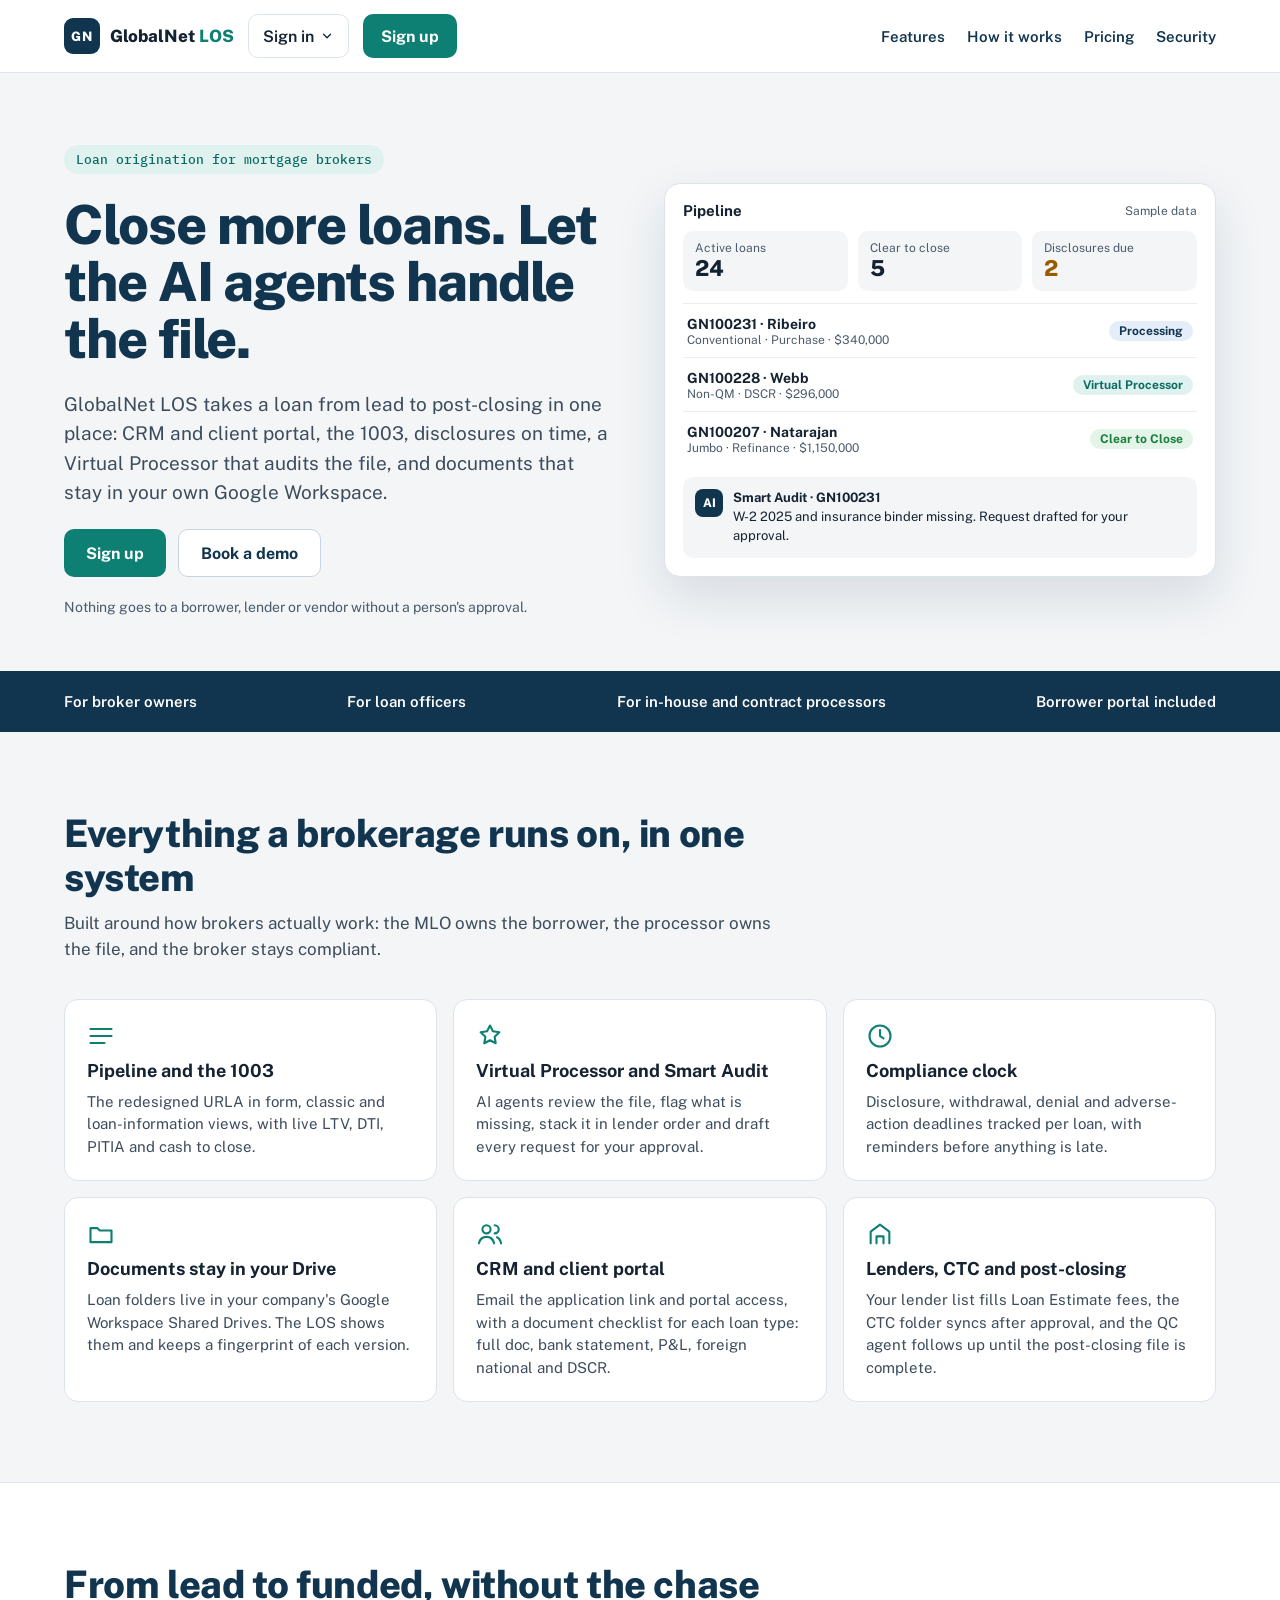
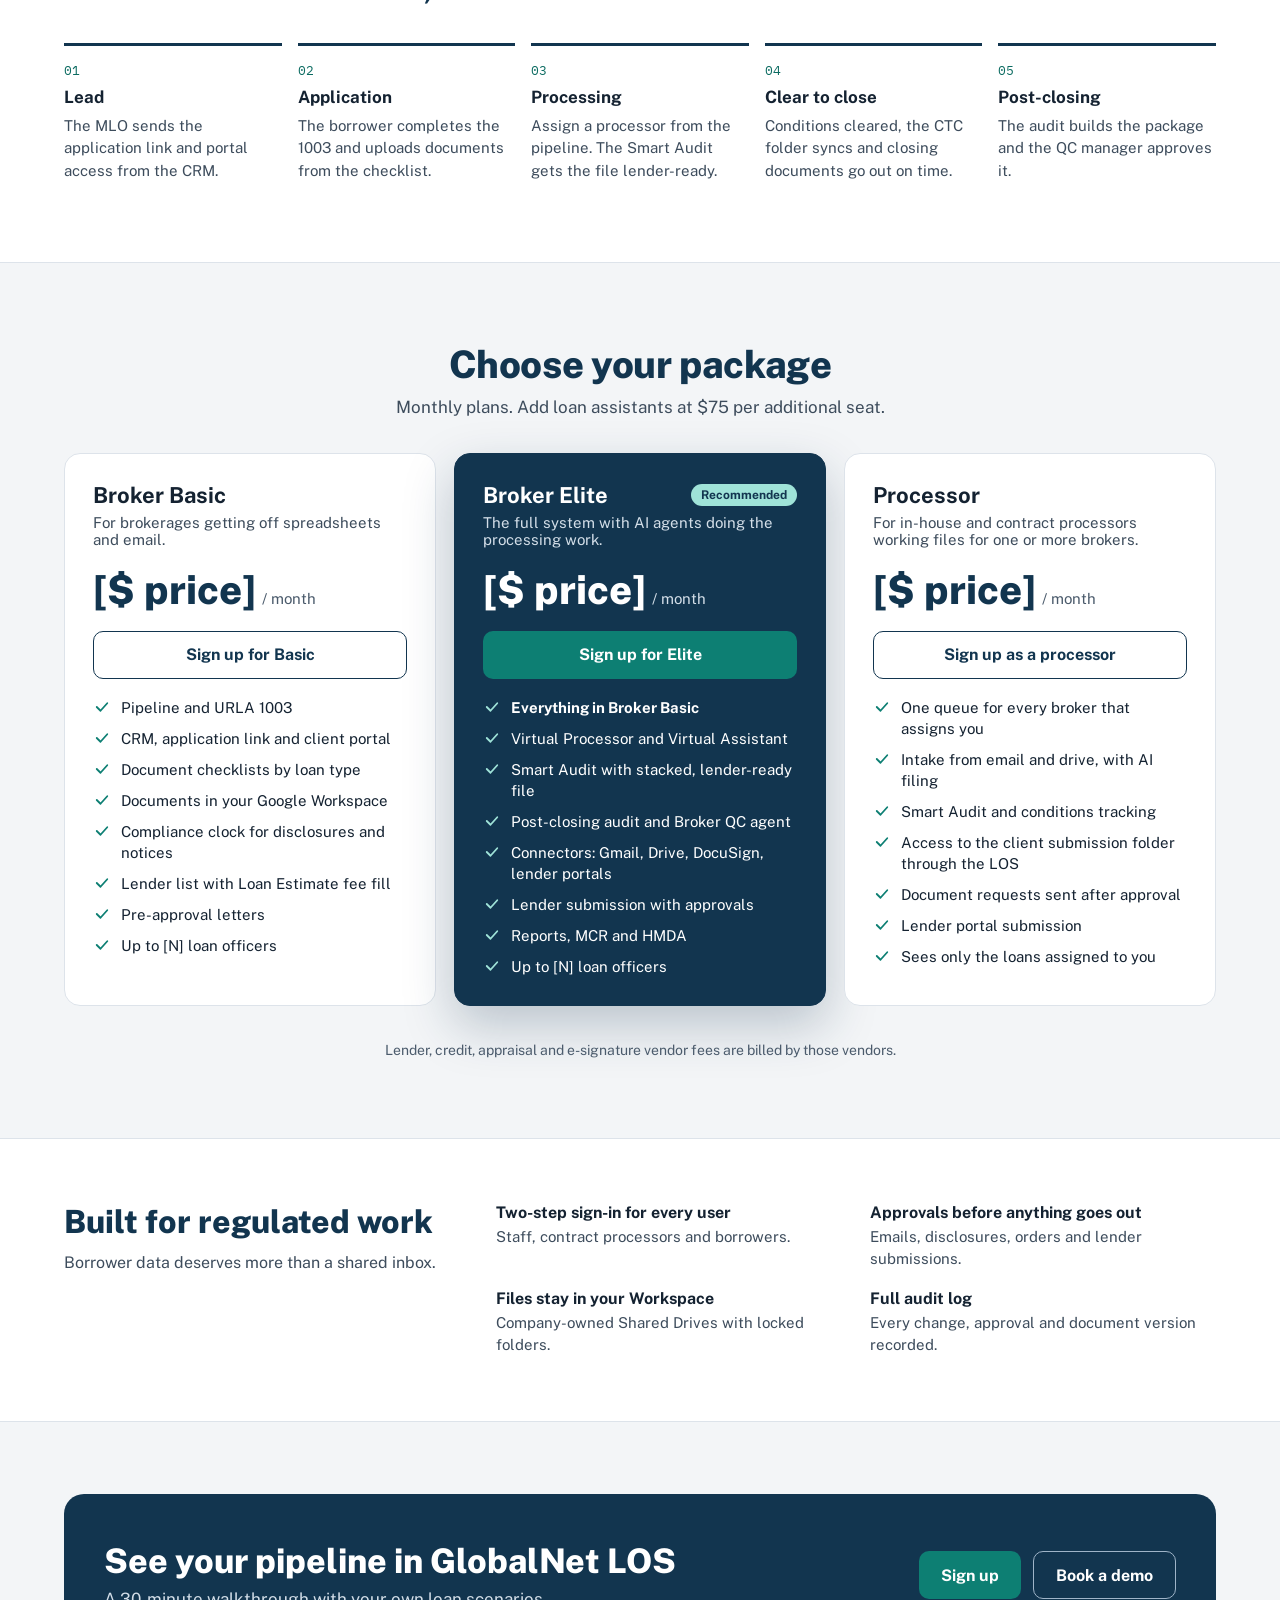
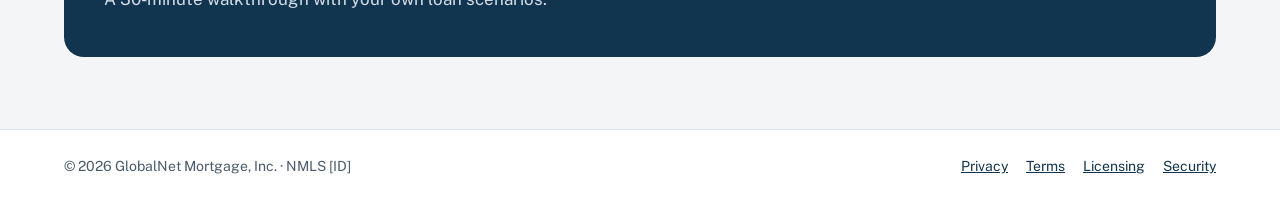
<file: index.html>
<!doctype html>
<html lang="en" data-app-url="" data-preview-url="preview.html">
<!-- data-app-url: the platform address, e.g. https://app.globalnetmortgage.com — when set, "Sign in" opens its /login?as=… page.
     Empty: the menu opens the clickable MVP preview instead. -->
<head>
<meta charset="utf-8">
<meta name="viewport" content="width=device-width, initial-scale=1">
<title>GlobalNet LOS</title>
<link rel="preconnect" href="https://fonts.googleapis.com">
<link rel="stylesheet" href="https://fonts.googleapis.com/css2?family=Public+Sans:wght@400;500;600;700;800&amp;family=IBM+Plex+Mono:wght@400;500&amp;display=swap">
<style>
*{box-sizing:border-box}
[hidden]{display:none!important}
:root{--accent:#0d7f73}
html{scroll-behavior:smooth}
body{margin:0;background:#f3f5f7}
[role=menu] a:hover,[role=menu] a:focus-visible{background:#f3f5f7;outline:none}
a:focus-visible,button:focus-visible{outline:2px solid #0d7f73;outline-offset:2px}
section[id]{scroll-margin-top:84px}
@media (max-width:640px){h1{font-size:38px!important}h2{font-size:28px!important}#signin-menu{position:fixed!important;left:16px!important;right:16px!important;top:72px!important;width:auto!important}}
@media (prefers-reduced-motion:reduce){html{scroll-behavior:auto}}
a{color:#12354f}a:hover{color:#0d7f73}
</style>
</head>
<body>
<div style="font-family: 'Public Sans', system-ui, sans-serif; color: #142231; background: #f3f5f7; min-height: 100vh">

<header style="position: sticky; top: 0; z-index: 20; background: rgba(255,255,255,0.96); border-bottom: 1px solid #dde3ea">
<div style="max-width: 1200px; margin: 0 auto; padding: 14px 24px; display: flex; align-items: center; justify-content: space-between; gap: 16px; flex-wrap: wrap">
<div style="display: flex; align-items: center; gap: 14px; flex-wrap: wrap">
<a href="#top" style="display: flex; align-items: center; gap: 10px; text-decoration: none; color: #142231">
<span style="width: 36px; height: 36px; border-radius: 9px; background: #12354f; color: #ffffff; display: grid; place-items: center; font-weight: 800; font-size: 13px; letter-spacing: 0.04em">GN</span>
<span style="font-weight: 800; font-size: 17px">GlobalNet <span style="color: #0d7f73">LOS</span></span>
</a>
<div style="position: relative">
<button type="button" id="signin-btn" aria-haspopup="menu" aria-expanded="false" aria-controls="signin-menu" style="display: flex; align-items: center; gap: 6px; min-height: 44px; padding: 0 14px; border: 1px solid #dde3ea; border-radius: 10px; background: #ffffff; color: #142231; font: inherit; font-weight: 600; cursor: pointer">Sign in<svg width="14" height="14" viewBox="0 0 24 24" fill="none" stroke="currentColor" stroke-width="2.2" stroke-linecap="round" stroke-linejoin="round" aria-hidden="true"><path d="M6 9l6 6 6-6"></path></svg></button>
<div id="signin-menu" hidden role="menu" style="position: absolute; left: 0; top: calc(100% + 8px); width: 280px; background: #ffffff; border: 1px solid #dde3ea; border-radius: 12px; box-shadow: 0 14px 36px rgba(18,53,79,0.18); padding: 6px; display: flex; flex-direction: column">
<a role="menuitem" href="#signin-broker" data-as="broker" style="display: flex; flex-direction: column; gap: 2px; padding: 10px 12px; border-radius: 8px; text-decoration: none; color: #142231"><b style="font-size: 14px">Broker admin</b><span style="font-size: 12px; color: #4b5b6c">Company settings, MLOs, lenders, QC</span></a>
<a role="menuitem" href="#signin-mlo" data-as="mlo" style="display: flex; flex-direction: column; gap: 2px; padding: 10px 12px; border-radius: 8px; text-decoration: none; color: #142231"><b style="font-size: 14px">Loan officer</b><span style="font-size: 12px; color: #4b5b6c">Pipeline, CRM, applications</span></a>
<a role="menuitem" href="#signin-processor" data-as="processor" style="display: flex; flex-direction: column; gap: 2px; padding: 10px 12px; border-radius: 8px; text-decoration: none; color: #142231"><b style="font-size: 14px">Processor</b><span style="font-size: 12px; color: #4b5b6c">Processing queue and lender submission</span></a>
<div style="height: 1px; background: #dde3ea; margin: 4px 6px"></div>
<a role="menuitem" href="#signin-borrower" data-as="borrower" style="display: flex; flex-direction: column; gap: 2px; padding: 10px 12px; border-radius: 8px; text-decoration: none; color: #142231"><b style="font-size: 14px">Borrower portal</b><span style="font-size: 12px; color: #4b5b6c">Upload documents and follow your loan</span></a>
</div>
</div>
<a href="#pricing" style="display: inline-flex; align-items: center; min-height: 44px; padding: 0 18px; border-radius: 10px; background: var(--accent); color: #ffffff; font-weight: 700; text-decoration: none">Sign up</a>
</div>
<nav aria-label="Main" style="display: flex; gap: 22px; flex-wrap: wrap; font-weight: 600; font-size: 15px">
<a href="#features" style="text-decoration: none">Features</a>
<a href="#how" style="text-decoration: none">How it works</a>
<a href="#pricing" style="text-decoration: none">Pricing</a>
<a href="#security" style="text-decoration: none">Security</a>
</nav>
</div>
</header>

<section id="top" style="max-width: 1200px; margin: 0 auto; padding: 72px 24px 56px; display: flex; flex-wrap: wrap; gap: 48px; align-items: center">
<div style="flex: 1 1 460px; min-width: 0; display: flex; flex-direction: column; gap: 22px">
<span style="align-self: flex-start; font-family: 'IBM Plex Mono', monospace; font-size: 13px; font-weight: 500; color: #0b6b61; background: #dff2ef; padding: 6px 12px; border-radius: 999px">Loan origination for mortgage brokers</span>
<h1 style="margin: 0; font-size: 54px; line-height: 1.06; font-weight: 800; letter-spacing: -0.02em; color: #12354f">Close more loans. Let the AI agents handle the file.</h1>
<p style="margin: 0; font-size: 19px; line-height: 1.55; color: #3d4c5c">GlobalNet LOS takes a loan from lead to post-closing in one place: CRM and client portal, the 1003, disclosures on time, a Virtual Processor that audits the file, and documents that stay in your own Google Workspace.</p>
<div style="display: flex; gap: 12px; flex-wrap: wrap">
<a href="#pricing" style="display: inline-flex; align-items: center; min-height: 48px; padding: 0 22px; border-radius: 10px; background: var(--accent); color: #ffffff; font-weight: 700; font-size: 16px; text-decoration: none">Sign up</a>
<a href="#demo" style="display: inline-flex; align-items: center; min-height: 48px; padding: 0 22px; border-radius: 10px; background: #ffffff; border: 1px solid #c9d3dd; color: #12354f; font-weight: 700; font-size: 16px; text-decoration: none">Book a demo</a>
</div>
<p style="margin: 0; font-size: 14px; color: #4b5b6c">Nothing goes to a borrower, lender or vendor without a person's approval.</p>
</div>
<div style="flex: 1 1 460px; min-width: 0">
<div style="background: #ffffff; border: 1px solid #dde3ea; border-radius: 16px; box-shadow: 0 20px 50px rgba(18,53,79,0.12); padding: 18px; display: flex; flex-direction: column; gap: 12px">
<div style="display: flex; justify-content: space-between; align-items: center; gap: 10px; flex-wrap: wrap"><b style="font-size: 15px">Pipeline</b><span style="font-size: 12px; color: #4b5b6c">Sample data</span></div>
<div style="display: grid; grid-template-columns: repeat(3, minmax(0, 1fr)); gap: 10px">
<div style="background: #f3f5f7; border-radius: 10px; padding: 10px 12px"><div style="font-size: 12px; color: #4b5b6c">Active loans</div><div style="font-size: 22px; font-weight: 800">24</div></div>
<div style="background: #f3f5f7; border-radius: 10px; padding: 10px 12px"><div style="font-size: 12px; color: #4b5b6c">Clear to close</div><div style="font-size: 22px; font-weight: 800">5</div></div>
<div style="background: #f3f5f7; border-radius: 10px; padding: 10px 12px"><div style="font-size: 12px; color: #4b5b6c">Disclosures due</div><div style="font-size: 22px; font-weight: 800; color: #9a5b00">2</div></div>
</div>
<div style="display: flex; flex-direction: column">
<div style="display: flex; justify-content: space-between; align-items: center; gap: 10px; padding: 10px 4px; border-top: 1px solid #e8edf2"><div><b style="font-size: 14px">GN100231 · Ribeiro</b><div style="font-size: 12px; color: #4b5b6c">Conventional · Purchase · $340,000</div></div><span style="font-size: 12px; font-weight: 700; color: #12354f; background: #e5eef8; padding: 3px 10px; border-radius: 999px">Processing</span></div>
<div style="display: flex; justify-content: space-between; align-items: center; gap: 10px; padding: 10px 4px; border-top: 1px solid #e8edf2"><div><b style="font-size: 14px">GN100228 · Webb</b><div style="font-size: 12px; color: #4b5b6c">Non-QM · DSCR · $296,000</div></div><span style="font-size: 12px; font-weight: 700; color: #0b6b61; background: #dff2ef; padding: 3px 10px; border-radius: 999px">Virtual Processor</span></div>
<div style="display: flex; justify-content: space-between; align-items: center; gap: 10px; padding: 10px 4px; border-top: 1px solid #e8edf2"><div><b style="font-size: 14px">GN100207 · Natarajan</b><div style="font-size: 12px; color: #4b5b6c">Jumbo · Refinance · $1,150,000</div></div><span style="font-size: 12px; font-weight: 700; color: #17803d; background: #e4f4e9; padding: 3px 10px; border-radius: 999px">Clear to Close</span></div>
</div>
<div style="display: flex; gap: 10px; align-items: flex-start; background: #f3f5f7; border-radius: 10px; padding: 12px">
<span style="flex: none; width: 28px; height: 28px; border-radius: 8px; background: #12354f; color: #ffffff; display: grid; place-items: center; font-size: 12px; font-weight: 800">AI</span>
<div style="font-size: 13px; line-height: 1.45"><b>Smart Audit · GN100231</b><br>W-2 2025 and insurance binder missing. Request drafted for your approval.</div>
</div>
</div>
</div>
</section>

<section aria-label="Who it is for" style="background: #12354f; color: #ffffff">
<div style="max-width: 1200px; margin: 0 auto; padding: 22px 24px; display: flex; flex-wrap: wrap; justify-content: space-between; gap: 14px 32px; font-weight: 600; font-size: 15px">
<span>For broker owners</span><span>For loan officers</span><span>For in-house and contract processors</span><span>Borrower portal included</span>
</div>
</section>

<section id="features" style="max-width: 1200px; margin: 0 auto; padding: 80px 24px; display: flex; flex-direction: column; gap: 36px">
<div style="display: flex; flex-direction: column; gap: 10px; max-width: 720px">
<h2 style="margin: 0; font-size: 38px; line-height: 1.15; font-weight: 800; color: #12354f; letter-spacing: -0.01em">Everything a brokerage runs on, in one system</h2>
<p style="margin: 0; font-size: 17px; line-height: 1.55; color: #3d4c5c">Built around how brokers actually work: the MLO owns the borrower, the processor owns the file, and the broker stays compliant.</p>
</div>
<div style="display: grid; grid-template-columns: repeat(auto-fit, minmax(300px, 1fr)); gap: 16px">
<div style="background: #ffffff; border: 1px solid #dde3ea; border-radius: 14px; padding: 22px; display: flex; flex-direction: column; gap: 10px">
<svg width="28" height="28" viewBox="0 0 24 24" fill="none" stroke="#0d7f73" stroke-width="1.8" stroke-linecap="round" stroke-linejoin="round" aria-hidden="true"><path d="M3 6h18M3 12h18M3 18h12"></path></svg>
<h3 style="margin: 0; font-size: 18px">Pipeline and the 1003</h3>
<p style="margin: 0; font-size: 15px; line-height: 1.5; color: #3d4c5c">The redesigned URLA in form, classic and loan-information views, with live LTV, DTI, PITIA and cash to close.</p>
</div>
<div style="background: #ffffff; border: 1px solid #dde3ea; border-radius: 14px; padding: 22px; display: flex; flex-direction: column; gap: 10px">
<svg width="28" height="28" viewBox="0 0 24 24" fill="none" stroke="#0d7f73" stroke-width="1.8" stroke-linecap="round" stroke-linejoin="round" aria-hidden="true"><path d="M12 3l2.5 5 5.5.8-4 3.9.9 5.5L12 15.6 7.1 18.2l.9-5.5-4-3.9 5.5-.8z"></path></svg>
<h3 style="margin: 0; font-size: 18px">Virtual Processor and Smart Audit</h3>
<p style="margin: 0; font-size: 15px; line-height: 1.5; color: #3d4c5c">AI agents review the file, flag what is missing, stack it in lender order and draft every request for your approval.</p>
</div>
<div style="background: #ffffff; border: 1px solid #dde3ea; border-radius: 14px; padding: 22px; display: flex; flex-direction: column; gap: 10px">
<svg width="28" height="28" viewBox="0 0 24 24" fill="none" stroke="#0d7f73" stroke-width="1.8" stroke-linecap="round" stroke-linejoin="round" aria-hidden="true"><circle cx="12" cy="12" r="9"></circle><path d="M12 7v5l3 2"></path></svg>
<h3 style="margin: 0; font-size: 18px">Compliance clock</h3>
<p style="margin: 0; font-size: 15px; line-height: 1.5; color: #3d4c5c">Disclosure, withdrawal, denial and adverse-action deadlines tracked per loan, with reminders before anything is late.</p>
</div>
<div style="background: #ffffff; border: 1px solid #dde3ea; border-radius: 14px; padding: 22px; display: flex; flex-direction: column; gap: 10px">
<svg width="28" height="28" viewBox="0 0 24 24" fill="none" stroke="#0d7f73" stroke-width="1.8" stroke-linecap="round" stroke-linejoin="round" aria-hidden="true"><path d="M3 7h6l2 2h10v10H3z"></path></svg>
<h3 style="margin: 0; font-size: 18px">Documents stay in your Drive</h3>
<p style="margin: 0; font-size: 15px; line-height: 1.5; color: #3d4c5c">Loan folders live in your company's Google Workspace Shared Drives. The LOS shows them and keeps a fingerprint of each version.</p>
</div>
<div style="background: #ffffff; border: 1px solid #dde3ea; border-radius: 14px; padding: 22px; display: flex; flex-direction: column; gap: 10px">
<svg width="28" height="28" viewBox="0 0 24 24" fill="none" stroke="#0d7f73" stroke-width="1.8" stroke-linecap="round" stroke-linejoin="round" aria-hidden="true"><circle cx="9" cy="8" r="3.5"></circle><path d="M2.5 20c.8-3.5 3.4-5.5 6.5-5.5s5.7 2 6.5 5.5M16 4.5a3.5 3.5 0 010 7M18 14.8c1.8.8 3 2.6 3.5 5.2"></path></svg>
<h3 style="margin: 0; font-size: 18px">CRM and client portal</h3>
<p style="margin: 0; font-size: 15px; line-height: 1.5; color: #3d4c5c">Email the application link and portal access, with a document checklist for each loan type: full doc, bank statement, P&amp;L, foreign national and DSCR.</p>
</div>
<div style="background: #ffffff; border: 1px solid #dde3ea; border-radius: 14px; padding: 22px; display: flex; flex-direction: column; gap: 10px">
<svg width="28" height="28" viewBox="0 0 24 24" fill="none" stroke="#0d7f73" stroke-width="1.8" stroke-linecap="round" stroke-linejoin="round" aria-hidden="true"><path d="M4 20V10l8-6 8 6v10M9 20v-6h6v6"></path></svg>
<h3 style="margin: 0; font-size: 18px">Lenders, CTC and post-closing</h3>
<p style="margin: 0; font-size: 15px; line-height: 1.5; color: #3d4c5c">Your lender list fills Loan Estimate fees, the CTC folder syncs after approval, and the QC agent follows up until the post-closing file is complete.</p>
</div>
</div>
</section>

<section id="how" style="background: #ffffff; border-top: 1px solid #dde3ea; border-bottom: 1px solid #dde3ea">
<div style="max-width: 1200px; margin: 0 auto; padding: 80px 24px; display: flex; flex-direction: column; gap: 36px">
<h2 style="margin: 0; font-size: 38px; line-height: 1.15; font-weight: 800; color: #12354f; letter-spacing: -0.01em">From lead to funded, without the chase</h2>
<ol style="margin: 0; padding: 0; list-style: none; display: grid; grid-template-columns: repeat(auto-fit, minmax(210px, 1fr)); gap: 16px">
<li style="display: flex; flex-direction: column; gap: 8px; border-top: 3px solid #12354f; padding-top: 16px"><span style="font-family: 'IBM Plex Mono', monospace; font-size: 13px; color: #0b6b61">01</span><b style="font-size: 17px">Lead</b><span style="font-size: 15px; line-height: 1.5; color: #3d4c5c">The MLO sends the application link and portal access from the CRM.</span></li>
<li style="display: flex; flex-direction: column; gap: 8px; border-top: 3px solid #12354f; padding-top: 16px"><span style="font-family: 'IBM Plex Mono', monospace; font-size: 13px; color: #0b6b61">02</span><b style="font-size: 17px">Application</b><span style="font-size: 15px; line-height: 1.5; color: #3d4c5c">The borrower completes the 1003 and uploads documents from the checklist.</span></li>
<li style="display: flex; flex-direction: column; gap: 8px; border-top: 3px solid #12354f; padding-top: 16px"><span style="font-family: 'IBM Plex Mono', monospace; font-size: 13px; color: #0b6b61">03</span><b style="font-size: 17px">Processing</b><span style="font-size: 15px; line-height: 1.5; color: #3d4c5c">Assign a processor from the pipeline. The Smart Audit gets the file lender-ready.</span></li>
<li style="display: flex; flex-direction: column; gap: 8px; border-top: 3px solid #12354f; padding-top: 16px"><span style="font-family: 'IBM Plex Mono', monospace; font-size: 13px; color: #0b6b61">04</span><b style="font-size: 17px">Clear to close</b><span style="font-size: 15px; line-height: 1.5; color: #3d4c5c">Conditions cleared, the CTC folder syncs and closing documents go out on time.</span></li>
<li style="display: flex; flex-direction: column; gap: 8px; border-top: 3px solid #12354f; padding-top: 16px"><span style="font-family: 'IBM Plex Mono', monospace; font-size: 13px; color: #0b6b61">05</span><b style="font-size: 17px">Post-closing</b><span style="font-size: 15px; line-height: 1.5; color: #3d4c5c">The audit builds the package and the QC manager approves it.</span></li>
</ol>
</div>
</section>

<section id="pricing" style="max-width: 1200px; margin: 0 auto; padding: 80px 24px; display: flex; flex-direction: column; gap: 36px">
<div style="display: flex; flex-direction: column; gap: 10px; align-items: center; text-align: center">
<h2 style="margin: 0; font-size: 38px; line-height: 1.15; font-weight: 800; color: #12354f; letter-spacing: -0.01em">Choose your package</h2>
<p style="margin: 0; font-size: 17px; color: #3d4c5c">Monthly plans. Add loan assistants at $75 per additional seat.</p>
</div>
<div style="display: grid; grid-template-columns: repeat(auto-fit, minmax(300px, 1fr)); gap: 18px; align-items: stretch">

<div style="background: #ffffff; border: 1px solid #dde3ea; border-radius: 16px; padding: 28px; display: flex; flex-direction: column; gap: 18px">
<div style="display: flex; flex-direction: column; gap: 6px"><h3 style="margin: 0; font-size: 22px">Broker Basic</h3><p style="margin: 0; font-size: 15px; color: #3d4c5c">For brokerages getting off spreadsheets and email.</p></div>
<div style="display: flex; align-items: baseline; gap: 6px"><span style="font-size: 40px; font-weight: 800; color: #12354f">[$ price]</span><span style="font-size: 15px; color: #4b5b6c">/ month</span></div>
<a href="#signup-basic" style="display: flex; justify-content: center; align-items: center; min-height: 48px; border-radius: 10px; border: 1px solid #12354f; color: #12354f; font-weight: 700; text-decoration: none">Sign up for Basic</a>
<ul style="margin: 0; padding: 0; list-style: none; display: flex; flex-direction: column; gap: 10px; font-size: 15px; line-height: 1.4">
<li style="display: flex; gap: 10px"><svg width="18" height="18" viewBox="0 0 24 24" fill="none" stroke="#0d7f73" stroke-width="2.4" stroke-linecap="round" stroke-linejoin="round" aria-hidden="true" style="flex: none; margin-top: 1px"><path d="M5 12l5 5 9-10"></path></svg>Pipeline and URLA 1003</li>
<li style="display: flex; gap: 10px"><svg width="18" height="18" viewBox="0 0 24 24" fill="none" stroke="#0d7f73" stroke-width="2.4" stroke-linecap="round" stroke-linejoin="round" aria-hidden="true" style="flex: none; margin-top: 1px"><path d="M5 12l5 5 9-10"></path></svg>CRM, application link and client portal</li>
<li style="display: flex; gap: 10px"><svg width="18" height="18" viewBox="0 0 24 24" fill="none" stroke="#0d7f73" stroke-width="2.4" stroke-linecap="round" stroke-linejoin="round" aria-hidden="true" style="flex: none; margin-top: 1px"><path d="M5 12l5 5 9-10"></path></svg>Document checklists by loan type</li>
<li style="display: flex; gap: 10px"><svg width="18" height="18" viewBox="0 0 24 24" fill="none" stroke="#0d7f73" stroke-width="2.4" stroke-linecap="round" stroke-linejoin="round" aria-hidden="true" style="flex: none; margin-top: 1px"><path d="M5 12l5 5 9-10"></path></svg>Documents in your Google Workspace</li>
<li style="display: flex; gap: 10px"><svg width="18" height="18" viewBox="0 0 24 24" fill="none" stroke="#0d7f73" stroke-width="2.4" stroke-linecap="round" stroke-linejoin="round" aria-hidden="true" style="flex: none; margin-top: 1px"><path d="M5 12l5 5 9-10"></path></svg>Compliance clock for disclosures and notices</li>
<li style="display: flex; gap: 10px"><svg width="18" height="18" viewBox="0 0 24 24" fill="none" stroke="#0d7f73" stroke-width="2.4" stroke-linecap="round" stroke-linejoin="round" aria-hidden="true" style="flex: none; margin-top: 1px"><path d="M5 12l5 5 9-10"></path></svg>Lender list with Loan Estimate fee fill</li>
<li style="display: flex; gap: 10px"><svg width="18" height="18" viewBox="0 0 24 24" fill="none" stroke="#0d7f73" stroke-width="2.4" stroke-linecap="round" stroke-linejoin="round" aria-hidden="true" style="flex: none; margin-top: 1px"><path d="M5 12l5 5 9-10"></path></svg>Pre-approval letters</li>
<li style="display: flex; gap: 10px"><svg width="18" height="18" viewBox="0 0 24 24" fill="none" stroke="#0d7f73" stroke-width="2.4" stroke-linecap="round" stroke-linejoin="round" aria-hidden="true" style="flex: none; margin-top: 1px"><path d="M5 12l5 5 9-10"></path></svg>Up to [N] loan officers</li>
</ul>
</div>

<div style="background: #12354f; color: #ffffff; border: 1px solid #12354f; border-radius: 16px; padding: 28px; display: flex; flex-direction: column; gap: 18px; box-shadow: 0 20px 50px rgba(18,53,79,0.25)">
<div style="display: flex; flex-direction: column; gap: 6px"><div style="display: flex; justify-content: space-between; align-items: center; gap: 10px; flex-wrap: wrap"><h3 style="margin: 0; font-size: 22px">Broker Elite</h3><span style="font-size: 12px; font-weight: 700; color: #12354f; background: #9fe3d8; padding: 4px 10px; border-radius: 999px">Recommended</span></div><p style="margin: 0; font-size: 15px; color: #d3dee8">The full system with AI agents doing the processing work.</p></div>
<div style="display: flex; align-items: baseline; gap: 6px"><span style="font-size: 40px; font-weight: 800">[$ price]</span><span style="font-size: 15px; color: #d3dee8">/ month</span></div>
<a href="#signup-elite" style="display: flex; justify-content: center; align-items: center; min-height: 48px; border-radius: 10px; background: var(--accent); color: #ffffff; font-weight: 700; text-decoration: none">Sign up for Elite</a>
<ul style="margin: 0; padding: 0; list-style: none; display: flex; flex-direction: column; gap: 10px; font-size: 15px; line-height: 1.4">
<li style="display: flex; gap: 10px; font-weight: 700"><svg width="18" height="18" viewBox="0 0 24 24" fill="none" stroke="#9fe3d8" stroke-width="2.4" stroke-linecap="round" stroke-linejoin="round" aria-hidden="true" style="flex: none; margin-top: 1px"><path d="M5 12l5 5 9-10"></path></svg>Everything in Broker Basic</li>
<li style="display: flex; gap: 10px"><svg width="18" height="18" viewBox="0 0 24 24" fill="none" stroke="#9fe3d8" stroke-width="2.4" stroke-linecap="round" stroke-linejoin="round" aria-hidden="true" style="flex: none; margin-top: 1px"><path d="M5 12l5 5 9-10"></path></svg>Virtual Processor and Virtual Assistant</li>
<li style="display: flex; gap: 10px"><svg width="18" height="18" viewBox="0 0 24 24" fill="none" stroke="#9fe3d8" stroke-width="2.4" stroke-linecap="round" stroke-linejoin="round" aria-hidden="true" style="flex: none; margin-top: 1px"><path d="M5 12l5 5 9-10"></path></svg>Smart Audit with stacked, lender-ready file</li>
<li style="display: flex; gap: 10px"><svg width="18" height="18" viewBox="0 0 24 24" fill="none" stroke="#9fe3d8" stroke-width="2.4" stroke-linecap="round" stroke-linejoin="round" aria-hidden="true" style="flex: none; margin-top: 1px"><path d="M5 12l5 5 9-10"></path></svg>Post-closing audit and Broker QC agent</li>
<li style="display: flex; gap: 10px"><svg width="18" height="18" viewBox="0 0 24 24" fill="none" stroke="#9fe3d8" stroke-width="2.4" stroke-linecap="round" stroke-linejoin="round" aria-hidden="true" style="flex: none; margin-top: 1px"><path d="M5 12l5 5 9-10"></path></svg>Connectors: Gmail, Drive, DocuSign, lender portals</li>
<li style="display: flex; gap: 10px"><svg width="18" height="18" viewBox="0 0 24 24" fill="none" stroke="#9fe3d8" stroke-width="2.4" stroke-linecap="round" stroke-linejoin="round" aria-hidden="true" style="flex: none; margin-top: 1px"><path d="M5 12l5 5 9-10"></path></svg>Lender submission with approvals</li>
<li style="display: flex; gap: 10px"><svg width="18" height="18" viewBox="0 0 24 24" fill="none" stroke="#9fe3d8" stroke-width="2.4" stroke-linecap="round" stroke-linejoin="round" aria-hidden="true" style="flex: none; margin-top: 1px"><path d="M5 12l5 5 9-10"></path></svg>Reports, MCR and HMDA</li>
<li style="display: flex; gap: 10px"><svg width="18" height="18" viewBox="0 0 24 24" fill="none" stroke="#9fe3d8" stroke-width="2.4" stroke-linecap="round" stroke-linejoin="round" aria-hidden="true" style="flex: none; margin-top: 1px"><path d="M5 12l5 5 9-10"></path></svg>Up to [N] loan officers</li>
</ul>
</div>

<div style="background: #ffffff; border: 1px solid #dde3ea; border-radius: 16px; padding: 28px; display: flex; flex-direction: column; gap: 18px">
<div style="display: flex; flex-direction: column; gap: 6px"><h3 style="margin: 0; font-size: 22px">Processor</h3><p style="margin: 0; font-size: 15px; color: #3d4c5c">For in-house and contract processors working files for one or more brokers.</p></div>
<div style="display: flex; align-items: baseline; gap: 6px"><span style="font-size: 40px; font-weight: 800; color: #12354f">[$ price]</span><span style="font-size: 15px; color: #4b5b6c">/ month</span></div>
<a href="#signup-processor" style="display: flex; justify-content: center; align-items: center; min-height: 48px; border-radius: 10px; border: 1px solid #12354f; color: #12354f; font-weight: 700; text-decoration: none">Sign up as a processor</a>
<ul style="margin: 0; padding: 0; list-style: none; display: flex; flex-direction: column; gap: 10px; font-size: 15px; line-height: 1.4">
<li style="display: flex; gap: 10px"><svg width="18" height="18" viewBox="0 0 24 24" fill="none" stroke="#0d7f73" stroke-width="2.4" stroke-linecap="round" stroke-linejoin="round" aria-hidden="true" style="flex: none; margin-top: 1px"><path d="M5 12l5 5 9-10"></path></svg>One queue for every broker that assigns you</li>
<li style="display: flex; gap: 10px"><svg width="18" height="18" viewBox="0 0 24 24" fill="none" stroke="#0d7f73" stroke-width="2.4" stroke-linecap="round" stroke-linejoin="round" aria-hidden="true" style="flex: none; margin-top: 1px"><path d="M5 12l5 5 9-10"></path></svg>Intake from email and drive, with AI filing</li>
<li style="display: flex; gap: 10px"><svg width="18" height="18" viewBox="0 0 24 24" fill="none" stroke="#0d7f73" stroke-width="2.4" stroke-linecap="round" stroke-linejoin="round" aria-hidden="true" style="flex: none; margin-top: 1px"><path d="M5 12l5 5 9-10"></path></svg>Smart Audit and conditions tracking</li>
<li style="display: flex; gap: 10px"><svg width="18" height="18" viewBox="0 0 24 24" fill="none" stroke="#0d7f73" stroke-width="2.4" stroke-linecap="round" stroke-linejoin="round" aria-hidden="true" style="flex: none; margin-top: 1px"><path d="M5 12l5 5 9-10"></path></svg>Access to the client submission folder through the LOS</li>
<li style="display: flex; gap: 10px"><svg width="18" height="18" viewBox="0 0 24 24" fill="none" stroke="#0d7f73" stroke-width="2.4" stroke-linecap="round" stroke-linejoin="round" aria-hidden="true" style="flex: none; margin-top: 1px"><path d="M5 12l5 5 9-10"></path></svg>Document requests sent after approval</li>
<li style="display: flex; gap: 10px"><svg width="18" height="18" viewBox="0 0 24 24" fill="none" stroke="#0d7f73" stroke-width="2.4" stroke-linecap="round" stroke-linejoin="round" aria-hidden="true" style="flex: none; margin-top: 1px"><path d="M5 12l5 5 9-10"></path></svg>Lender portal submission</li>
<li style="display: flex; gap: 10px"><svg width="18" height="18" viewBox="0 0 24 24" fill="none" stroke="#0d7f73" stroke-width="2.4" stroke-linecap="round" stroke-linejoin="round" aria-hidden="true" style="flex: none; margin-top: 1px"><path d="M5 12l5 5 9-10"></path></svg>Sees only the loans assigned to you</li>
</ul>
</div>

</div>
<p style="margin: 0; text-align: center; font-size: 14px; color: #4b5b6c">Lender, credit, appraisal and e-signature vendor fees are billed by those vendors.</p>
</section>

<section id="security" style="background: #ffffff; border-top: 1px solid #dde3ea; border-bottom: 1px solid #dde3ea">
<div style="max-width: 1200px; margin: 0 auto; padding: 64px 24px; display: flex; flex-wrap: wrap; gap: 32px; align-items: flex-start">
<div style="flex: 1 1 320px; min-width: 0; display: flex; flex-direction: column; gap: 10px">
<h2 style="margin: 0; font-size: 32px; line-height: 1.2; font-weight: 800; color: #12354f">Built for regulated work</h2>
<p style="margin: 0; font-size: 16px; line-height: 1.55; color: #3d4c5c">Borrower data deserves more than a shared inbox.</p>
</div>
<div style="flex: 2 1 560px; min-width: 0; display: grid; grid-template-columns: repeat(auto-fit, minmax(240px, 1fr)); gap: 18px 28px">
<div style="display: flex; flex-direction: column; gap: 4px"><b style="font-size: 16px">Two-step sign-in for every user</b><span style="font-size: 15px; line-height: 1.5; color: #3d4c5c">Staff, contract processors and borrowers.</span></div>
<div style="display: flex; flex-direction: column; gap: 4px"><b style="font-size: 16px">Approvals before anything goes out</b><span style="font-size: 15px; line-height: 1.5; color: #3d4c5c">Emails, disclosures, orders and lender submissions.</span></div>
<div style="display: flex; flex-direction: column; gap: 4px"><b style="font-size: 16px">Files stay in your Workspace</b><span style="font-size: 15px; line-height: 1.5; color: #3d4c5c">Company-owned Shared Drives with locked folders.</span></div>
<div style="display: flex; flex-direction: column; gap: 4px"><b style="font-size: 16px">Full audit log</b><span style="font-size: 15px; line-height: 1.5; color: #3d4c5c">Every change, approval and document version recorded.</span></div>
</div>
</div>
</section>

<section id="demo" style="max-width: 1200px; margin: 0 auto; padding: 72px 24px">
<div style="background: #12354f; color: #ffffff; border-radius: 20px; padding: 48px 40px; display: flex; flex-wrap: wrap; justify-content: space-between; align-items: center; gap: 24px">
<div style="flex: 1 1 420px; min-width: 0; display: flex; flex-direction: column; gap: 8px">
<h2 style="margin: 0; font-size: 34px; line-height: 1.15; font-weight: 800">See your pipeline in GlobalNet LOS</h2>
<p style="margin: 0; font-size: 17px; color: #d3dee8">A 30-minute walkthrough with your own loan scenarios.</p>
</div>
<div style="display: flex; gap: 12px; flex-wrap: wrap">
<a href="#pricing" style="display: inline-flex; align-items: center; min-height: 48px; padding: 0 22px; border-radius: 10px; background: var(--accent); color: #ffffff; font-weight: 700; text-decoration: none">Sign up</a>
<a href="mailto:[sales email]" style="display: inline-flex; align-items: center; min-height: 48px; padding: 0 22px; border-radius: 10px; border: 1px solid #9fb4c8; color: #ffffff; font-weight: 700; text-decoration: none">Book a demo</a>
</div>
</div>
</section>

<footer style="border-top: 1px solid #dde3ea; background: #ffffff">
<div style="max-width: 1200px; margin: 0 auto; padding: 28px 24px; display: flex; flex-wrap: wrap; justify-content: space-between; gap: 14px; font-size: 14px; color: #4b5b6c">
<span>© 2026 GlobalNet Mortgage, Inc. · NMLS [ID]</span>
<span style="display: flex; gap: 18px; flex-wrap: wrap"><a href="#privacy">Privacy</a><a href="#terms">Terms</a><a href="#licensing">Licensing</a><a href="#security">Security</a></span>
</div>
</footer>

</div>
<script>
(function(){var root=document.documentElement,app=(root.dataset.appUrl||'').replace(/\/+$/,''),prev=root.dataset.previewUrl;
document.querySelectorAll('[data-as]').forEach(function(a){var k=a.getAttribute('data-as');
a.href='login.html?as='+encodeURIComponent(k);});})();
(function(){var b=document.getElementById('signin-btn'),m=document.getElementById('signin-menu');
function set(o){m.hidden=!o;b.setAttribute('aria-expanded',String(o));}
b.addEventListener('click',function(e){e.stopPropagation();set(m.hidden);if(!m.hidden){var f=m.querySelector('a');if(f)f.focus();}});
document.addEventListener('click',function(e){if(!m.hidden&&!m.contains(e.target))set(false);});
document.addEventListener('keydown',function(e){if(e.key==='Escape'&&!m.hidden){set(false);b.focus();}});})();
</script>
</body>
</html>
</file>
